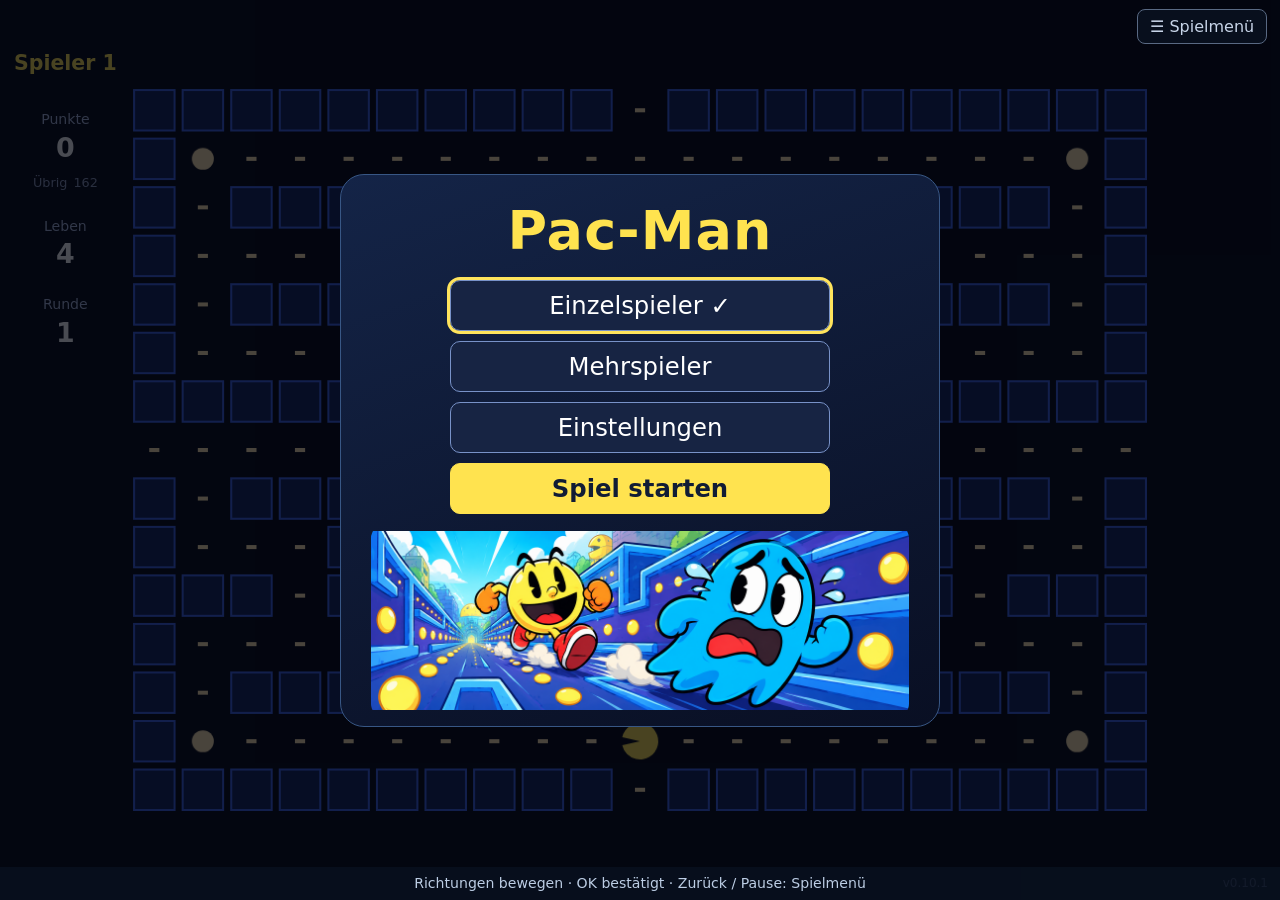
<file: arcaden_games/www/pacman/index.html>
<!doctype html><html lang="de"><head><meta charset="utf-8"><meta name="viewport" content="width=device-width,initial-scale=1"><script src="../shared/input.js" data-game="pacman"></script><script src="../shared/navigation.js"></script><script defer src="../shared/bridge.js"></script><meta charset="utf-8"><meta name="viewport" content="width=device-width,initial-scale=1"><title>Pac-Man · TV-Spiel</title><style>
*{box-sizing:border-box}html,body{margin:0;width:100%;height:100%;overflow:hidden;background:#050711;color:#fff;font-family:system-ui,sans-serif}body{--board:min(138.04vh,calc(100vw - 260px));display:grid;grid-template-columns:minmax(0,1fr) var(--board) minmax(0,1fr);gap:12px;padding:.7vh 1vw;align-items:start}main{grid-column:2;grid-row:1;height:98.6vh;min-width:0;display:flex;align-items:center;justify-content:center}canvas{display:block;width:100%;max-height:100%;aspect-ratio:21/15;object-fit:contain}.player-panel{padding-top:5vh;min-width:0;font-variant-numeric:tabular-nums}.player-1{grid-column:1;grid-row:1;text-align:center;--player:#ffe34f}.player-2{grid-column:3;grid-row:1;text-align:center;--player:#50e8eb}.player-panel h1{color:var(--player);font-size:clamp(16px,1.6vw,34px);white-space:nowrap;margin:0 0 4vh}.player-panel dl{margin:0}.player-panel dl div{margin:0 0 3vh}.player-panel dt{color:#aab9de;font-size:clamp(13px,1.1vw,24px);margin-bottom:.5vh}.player-panel dd{margin:0;font-size:clamp(22px,2.1vw,46px);font-weight:700}.player-panel .remaining{margin-top:-2vh}.remaining dt,.remaining dd{display:inline;font-size:clamp(12px,1vw,21px);font-weight:400;color:#8d9abd}.remaining dd{margin-left:6px}[hidden]{display:none!important}
button{background:#172443;color:#fff;border:1px solid #7892c8;border-radius:10px;padding:9px 14px;font:inherit;cursor:pointer}button.selected,button:focus-visible{outline:3px solid #ffe45c}#overlay{position:fixed;inset:0;display:flex;align-items:center;justify-content:center;padding:20px;background:#030610b8}.card{max-width:820px;width:100%;text-align:center;border:1px solid #435d9b;border-radius:24px;background:#0c1429;padding:clamp(16px,2.5vh,30px);max-height:96vh;overflow:auto}.eyebrow{color:#ffe45c;letter-spacing:.15em;font-size:14px}h2{font-size:clamp(26px,4vh,44px);margin:10px 0}#message{font-size:clamp(17px,2.5vh,25px);line-height:1.5;margin:12px 0}#hint{color:#9bb7ed;font-size:clamp(14px,2vh,22px);line-height:1.5;margin:12px 0}#actions{display:flex;gap:8px;justify-content:center;flex-wrap:wrap}#actions button{font-size:clamp(14px,2vh,21px)}
@media(max-aspect-ratio:1/1){body{grid-template-columns:1fr 1fr;grid-template-rows:auto minmax(0,1fr);gap:10px;padding:12px}main{grid-column:1/3;grid-row:2;height:100%}.player-1{grid-column:1}.player-2{grid-column:2}.player-panel{padding-top:0}.player-panel h1{margin-bottom:8px}.player-panel dl div{margin-bottom:8px}.player-panel .remaining{margin-top:0}.player-panel dt,.player-panel dd{display:inline;font-size:16px}.player-panel dd{margin-left:8px}}
#menu-art{display:none;object-fit:contain;border-radius:12px}.home-menu .card{max-width:600px;padding:20px 30px 10px;background:linear-gradient(160deg,#142447,#090f23);border-color:#385785}.home-menu #title{color:#ffe34f;font-size:clamp(34px,6vh,60px);margin:4px 0 18px;letter-spacing:.02em}.home-menu #message,.home-menu #hint{display:none}.home-menu #actions{display:flex;flex-direction:column;gap:10px;max-width:380px;margin:auto}.home-menu #actions button{font-size:clamp(18px,2.7vh,26px);padding:10px 20px;min-height:44px}.home-menu #actions button:last-child{background:#ffe34f;color:#111c35;font-weight:750;border-color:#ffe34f}.home-menu #menu-art{display:block;width:100%;height:clamp(95px,23vh,190px);margin-top:12px}.settings-menu #actions{display:grid;grid-template-columns:1fr 1fr;text-align:left}.settings-menu #actions button{text-align:left}.settings-menu #actions button:last-child{text-align:center}@media(max-height:540px){.home-menu .card{padding:10px 24px}.home-menu #title{margin-bottom:10px}.home-menu #actions{gap:6px}.home-menu #actions button{padding:6px 14px;min-height:34px}.home-menu #menu-art{height:90px;margin-top:4px}}@media(max-width:550px){.settings-menu #actions{grid-template-columns:1fr}}#game-version{position:fixed;right:12px;bottom:8px;z-index:20;color:#9aa8c7;font-size:12px;line-height:1.4;pointer-events:none;opacity:.8}</style><link rel="stylesheet" href="../shared/game.css"></head><body><aside id="panel1" class="player-panel player-1"><h1>Spieler 1</h1><dl><div><dt>Punkte</dt><dd id="p1score">0</dd></div><div class="remaining"><dt>Übrig</dt><dd id="p1remaining">0</dd></div><div><dt>Leben</dt><dd id="p1lives">4</dd></div><div><dt>Runde</dt><dd id="p1round">1</dd></div></dl></aside><main><canvas id="game" width="1008" height="720" aria-label="Pac-Man-Labyrinth"></canvas></main><aside id="panel2" class="player-panel player-2" hidden><h1>Spieler 2</h1><dl><div><dt>Punkte</dt><dd id="p2score">0</dd></div><div class="remaining"><dt>Übrig</dt><dd id="p2remaining">0</dd></div><div><dt>Leben</dt><dd id="p2lives">4</dd></div><div><dt>Runde</dt><dd id="p2round">1</dd></div></dl></aside><span id="status" hidden></span><div id="overlay"><section class="card"><h2 id="title"></h2><p id="message"></p><p id="hint"></p><div id="actions"></div><img id="menu-art" src="pacman-comic-menu-v1.png" alt="Ein blauer Geist flieht durch ein buntes Comic-Labyrinth, während Pac-Man hinter ihm herrennt."></section></div><script>
(function(){
 const current='0.10.1';
 let started=false;
 function startGame(){if(started)return;started=true;const s=document.createElement('script');s.src='game.js?v='+encodeURIComponent(current);document.body.appendChild(s);}
 // Check once before starting. Network failure must never prevent local play.
 const fallback=setTimeout(startGame,2500);
 const manifest=new URL('version.json',location.href);manifest.searchParams.set('_check',Date.now());
 fetch(manifest.href,{cache:'no-store'}).then(r=>{if(!r.ok)throw Error('version');return r.json();}).then(data=>{
  if(started)return;
  const version=data.version;
  const target=new URL(location.href);
  if(typeof version==='string'&&/^\d+\.\d+\.\d+$/.test(version)&&version!==current&&target.searchParams.get('_tv_refresh')!==version){
   started=true;clearTimeout(fallback);target.searchParams.set('_tv_refresh',version);location.replace(target.href);return;
  }
  clearTimeout(fallback);startGame();
 }).catch(()=>{clearTimeout(fallback);startGame();});
})();
</script><span id="game-version" aria-label="Spielversion 0.10.1">v0.10.1</span></body></html>
</file>
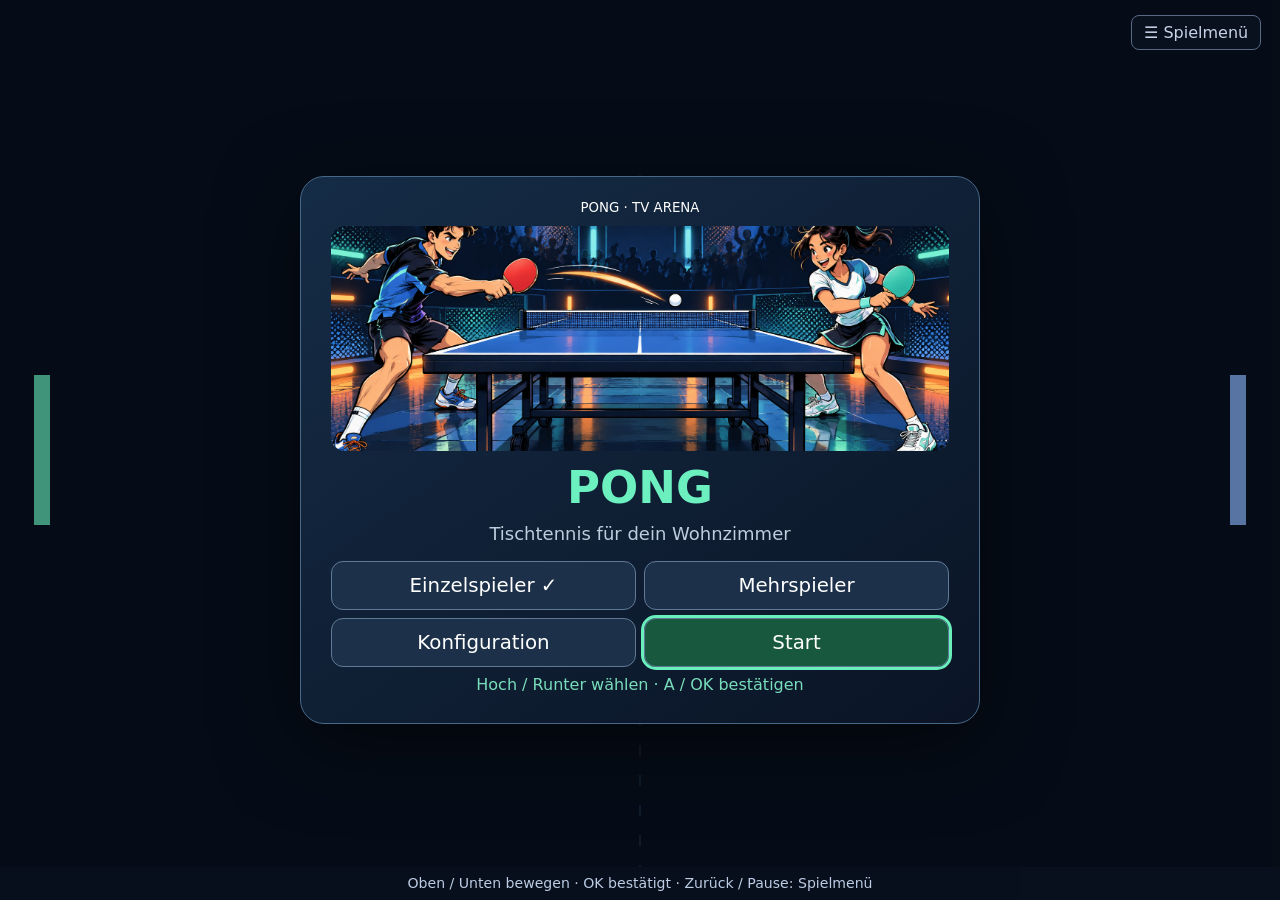
<file: arcaden_games/www/pong/index.html>
<!doctype html><html lang="de"><head><meta charset="utf-8"><meta name="viewport" content="width=device-width,initial-scale=1"><script src="../shared/input.js" data-game="pong"></script><script src="../shared/navigation.js"></script><script defer src="../shared/bridge.js"></script><meta charset="utf-8"><meta name="viewport" content="width=device-width,initial-scale=1"><title>Pong · TV Arena</title><style>
*{box-sizing:border-box}html,body{margin:0;width:100%;height:100%;overflow:hidden;background:#070d18;color:#fff;font-family:system-ui,sans-serif}canvas{width:100vw;height:100vh;display:block}#score{position:fixed;top:3vh;left:50%;transform:translateX(-50%);display:flex;gap:6vw;align-items:center;text-align:center;pointer-events:none}#score b{font-size:clamp(42px,7vh,100px)}#score small{display:block;font-size:14px;color:#94a8bc}#score span:first-child{color:#68efbc}#score span:last-child{color:#8fbaff}#overlay{position:fixed;inset:0;display:flex;align-items:center;justify-content:center;background:#070d1866;padding:4vw}#overlay.right{justify-content:flex-end}#overlay.left{justify-content:flex-start}.card{width:min(590px,90vw);padding:32px;border:1px solid #35506b;border-radius:24px;background:#0d1b2bed;box-shadow:0 20px 80px #0008;text-align:center}h1{font-size:clamp(25px,3vw,44px);margin:12px 0}p{font-size:clamp(17px,1.6vw,25px);line-height:1.5;color:#bdcddd}#hint{font-size:16px;color:#78ddbb}button{font:inherit;font-size:20px;border:1px solid #607a96;background:#1c3149;color:white;border-radius:12px;padding:12px 24px;margin:6px}button.selected,button:focus-visible{background:#18583e;outline:3px solid #68efbc}#full{position:fixed;bottom:16px;right:16px;font-size:14px;opacity:.65}#footer{position:fixed;bottom:20px;left:24px;color:#94a8bc;font-size:14px}#overlay[hidden]{display:none}
#score[hidden]{display:none}#menu-art{display:none}.home-menu .card{width:min(680px,90vw);padding:20px 30px;background:linear-gradient(145deg,#152c46,#0a1425);border-color:#476888}.home-menu #menu-art{display:block;width:100%;height:clamp(100px,25vh,280px);object-fit:cover;border-radius:14px;margin:10px 0}.home-menu h1{font-size:clamp(30px,5vh,58px);color:#6cf0c0;margin:4px 0}.home-menu p{margin:6px 0;font-size:clamp(15px,2vh,21px)}.home-menu #actions{display:grid;grid-template-columns:1fr 1fr;gap:8px;margin-top:14px}.home-menu button{margin:0;padding:12px;font-size:clamp(17px,2.2vh,24px)}</style><link rel="stylesheet" href="../shared/game.css"></head><body><canvas id="game"></canvas><div id="score"><span><b id="ls">0</b><small id="ln">LINKS</small></span><small>BIS 15</small><span><b id="rs">0</b><small>RECHTS</small></span></div><div id="overlay"><section class="card"><small>PONG · TV ARENA</small><img id="menu-art" src="pong-comic.png" alt="Comic-Tischtennisduell"><h1 id="title"></h1><p id="message"></p><div id="actions"></div><p id="hint"></p></section></div><div id="footer" hidden></div><script src="arena-0.3.0.js"></script></body></html>
</file>
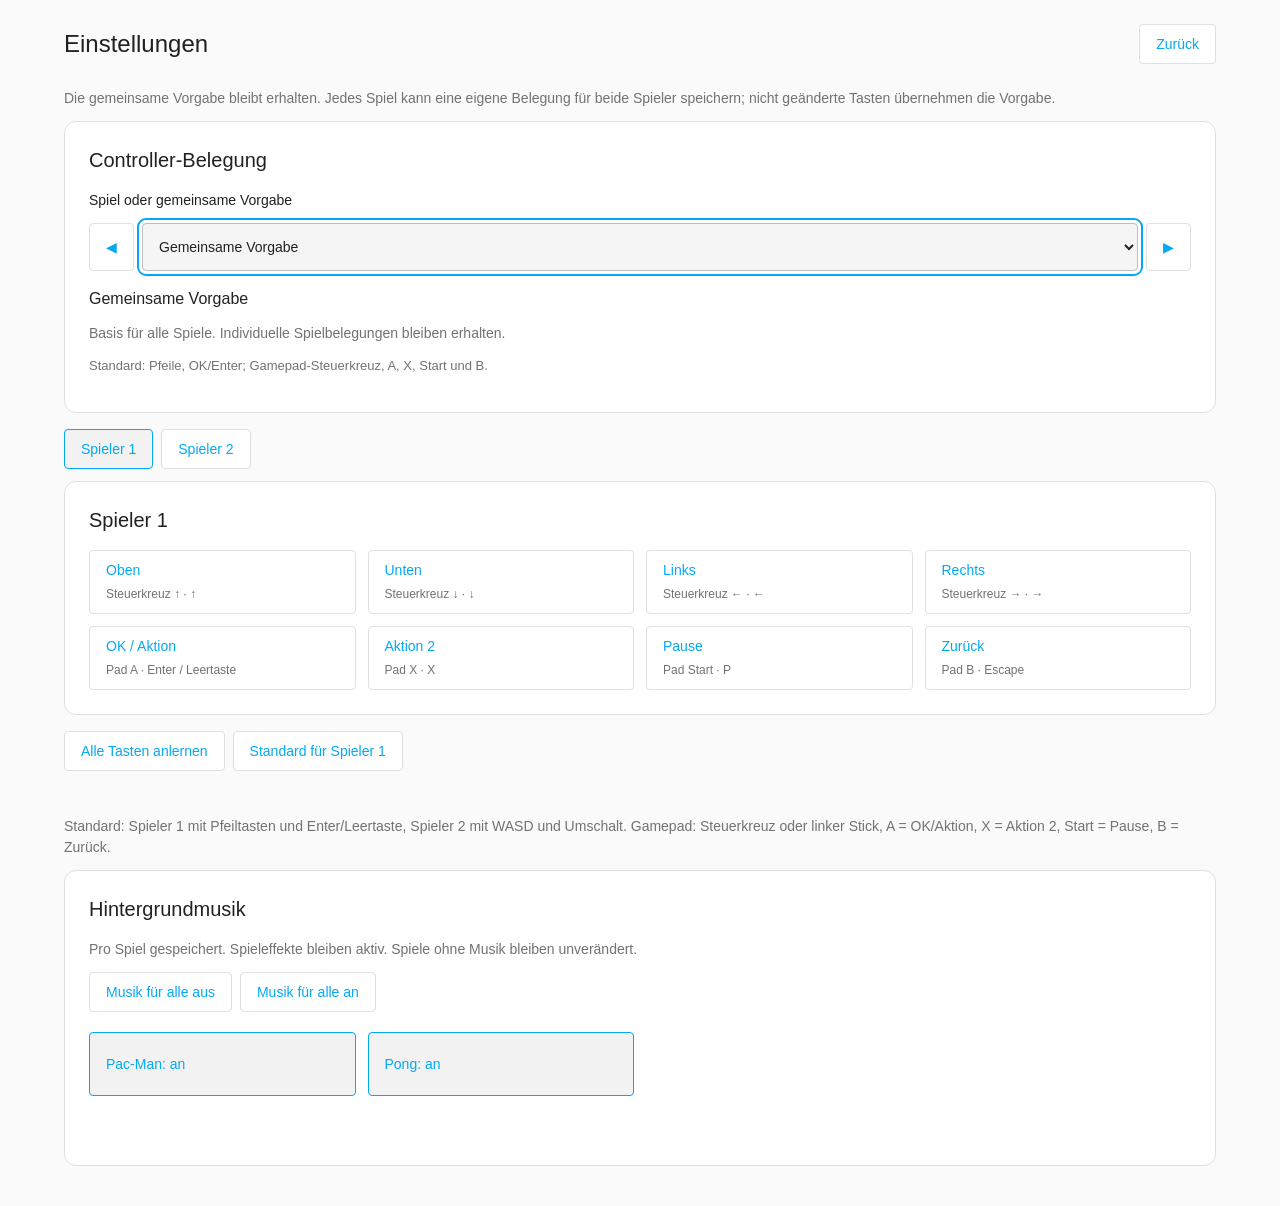
<file: arcaden_games/www/settings.html>
<!doctype html><html lang="de"><head><meta charset="utf-8"><meta name="viewport" content="width=device-width,initial-scale=1"><link rel="stylesheet" href="shared/ha-settings.css"><script src="shared/input.js"></script><script src="shared/navigation.js"></script><title>Einstellungen · Arcaden Games</title><script src="shared/ha-theme.js" defer></script></head><body><main class="shell"><header><div><div class="eyebrow">DEINE STEUERUNG. PRO SPIEL ANPASSBAR.</div><h1>Einstellungen</h1></div><a class="button" id="return" href="./">Zurück</a></header><p>Die gemeinsame Vorgabe bleibt erhalten. Jedes Spiel kann eine eigene Belegung für beide Spieler speichern; nicht geänderte Tasten übernehmen die Vorgabe.</p><section class="panel"><h2>Controller-Belegung</h2><label for="profile-select">Spiel oder gemeinsame Vorgabe</label><div class="row"><button id="profile-prev" aria-label="Vorheriges Spiel">◀</button><select id="profile-select"></select><button id="profile-next" aria-label="Nächstes Spiel">▶</button></div><h3 id="profile-title"></h3><p id="profile-hint"></p><p id="profile-origin"></p></section><div class="row"><button id="p1">Spieler 1</button><button id="p2">Spieler 2</button></div><section class="panel"><h2 id="player"></h2><div class="controls" id="controls"></div></section><div class="row"><button id="learn">Alle Tasten anlernen</button><button id="reset">Auf Vorgabe zurücksetzen</button></div><p class="status" id="status" role="status"></p><p>Standard: Spieler 1 mit Pfeiltasten und Enter/Leertaste, Spieler 2 mit WASD und Umschalt. Gamepad: Steuerkreuz oder linker Stick, A = OK/Aktion, X = Aktion 2, Start = Pause, B = Zurück.</p><section class="panel" aria-label="Hintergrundmusik"><h2>Hintergrundmusik</h2><p>Pro Spiel gespeichert. Spieleffekte bleiben aktiv. Spiele ohne Musik bleiben unverändert.</p><div class="row"><button id="music-off">Musik für alle aus</button><button id="music-on">Musik für alle an</button></div><div class="controls" id="music-games" style="margin-top:20px"><button data-music-game="pacman" data-title="Pac-Man"></button><button data-music-game="pong" data-title="Pong"></button></div><p class="status" id="music-status" role="status"></p></section><dialog id="capture"><div class="eyebrow" id="step"></div><h2 id="prompt"></h2><p>Drücke die gewünschte Taste oder bewege den Stick. Nach jeder Eingabe kurz loslassen.</p><button id="cancel">Abbrechen</button></dialog></main><script src="shared/settings.js"></script></body></html>
</file>
<file: arcaden_games/www/shared/game.css>
#arcade-menu[hidden]{display:none!important}#arcade-menu{position:fixed;inset:0;z-index:2147483000;background:#060b17ed;display:flex;align-items:center;justify-content:center;font:clamp(18px,2vw,30px)/1.5 system-ui;color:#fff;text-align:center}#arcade-menu section{width:min(90vw,800px);padding:4vh 4vw;border:1px solid #647792;border-radius:24px;background:#152039}#arcade-menu small{letter-spacing:.2em;color:#7dddc6}#arcade-menu h1{font-size:2em;margin:10px}#arcade-menu p{color:#b7c6dc}#arcade-menu section div{display:grid;gap:14px}#arcade-menu button,#arcade-menu a{font:inherit;color:#fff;background:#253a59;border:1px solid #637695;border-radius:12px;padding:12px;cursor:pointer;text-decoration:none}#arcade-menu :focus-visible,.arcade-selected{outline:4px solid #ffe06b!important;outline-offset:3px}#arcade-menu-button{position:fixed;right:1vw;top:1vh;z-index:200000;font:16px system-ui;color:#c7d4e8;background:#0a1423bb;border:1px solid #596983;border-radius:8px;padding:7px 12px;cursor:pointer}#arcade-game-help{position:fixed;bottom:0;left:0;right:0;z-index:100000;pointer-events:none;background:#08101ee8;color:#bccde4;text-align:center;font:clamp(12px,1.1vw,19px)/1.6 system-ui;padding:5px}body.arcade-adapted{margin:0;min-height:100vh;background:#090f1d;color:#e1eaff;font-family:system-ui,sans-serif}body.arcade-adapted button{font:20px system-ui;padding:10px 20px;border-radius:8px;cursor:pointer}body.arcade-adapted canvas{object-fit:contain}body.arcade-breakout .canvasDiv{text-align:center;margin:4vh auto 0}body.arcade-breakout canvas{width:min(86vw,120vh);height:auto;background:#adbbd3!important;border:1px solid #5c7295}body.arcade-breakout #startButtonContainer{text-align:center}body.arcade-tetris{display:flex;flex-direction:column;align-items:center;justify-content:center;gap:12px}body.arcade-tetris canvas{height:78vh;width:39vh;background:#111d30}body.arcade-bombergirl .container{margin:auto;text-align:center}body.arcade-bombergirl #canvas{margin:7vh auto;width:min(90vw,112vh);height:auto}body.arcade-bombergirl .page-header,body.arcade-bombergirl .container>h3,body.arcade-bombergirl .container>h4,body.arcade-bombergirl .container>ul,body.arcade-bombergirl .container>i,body.arcade-bombergirl .container>br,body.arcade-bombergirl .container>hr,body.arcade-bombergirl .footer{display:none}body.arcade-snake{padding:3vh 0 45px}body.arcade-snake .wrap{width:min(90vw,70vh)}body.arcade-snake canvas{max-height:65vh;max-width:100%;width:auto}body.arcade-lunar-lander{overflow:hidden}body.arcade-lunar-lander #UI{padding-right:140px}
body.arcade-snake canvas{width:min(68vh,85vw)!important;height:min(68vh,85vw)!important;max-height:none}body.arcade-snake .hint{display:none}body.arcade-snake h1{font-size:clamp(24px,3vh,44px)}body.arcade-lunar-lander #UI{font:clamp(16px,1.5vw,25px) system-ui;min-height:45px}

body.arcade-bombergirl .container,body.arcade-bombergirl #game{width:100%;max-width:none}body.arcade-bombergirl #canvas{display:block}

body.arcade-asteroids{height:100vh;display:flex;align-items:center;justify-content:center;overflow:hidden}body.arcade-asteroids #game-canvas{width:min(92vw,120vh);height:auto;max-height:90vh;aspect-ratio:4/3;border:1px solid #314966;border-radius:10px}#asteroids-start[hidden]{display:none}#asteroids-start{position:absolute;z-index:20;width:min(78vw,660px);padding:3vh 3vw;border:1px solid #49729c;border-radius:22px;background:#0b162ce8;text-align:center}#asteroids-start small{color:#80d5ff;letter-spacing:.2em}#asteroids-start h1{font:700 clamp(30px,5vw,66px) system-ui;margin:15px 0}#asteroids-start em{display:block;font:italic 500 .6em system-ui;color:#80d5ff}#asteroids-start p{font:clamp(16px,1.5vw,24px) system-ui;color:#c1d0e3}#asteroids-start button{display:block;width:100%;margin:15px 0;background:#263a58;color:#fff;border:1px solid #526c8e}body.arcade-invaders #intro{font-size:clamp(13px,1.6vh,23px)}body.arcade-invaders #arcade-menu-button{font:16px system-ui}body.arcade-invaders #arcade-game-help{font-family:system-ui}
</file>
<file: arcaden_games/www/shared/ha-settings.css>
*{box-sizing:border-box}html{color-scheme:light}body{margin:0;background:var(--primary-background-color,#fafafa);color:var(--primary-text-color,#212121);font:14px/1.5 var(--paper-font-body1_-_font-family,Roboto,Arial,sans-serif)}[hidden]{display:none!important}.shell{max-width:1200px;margin:0 auto;padding:24px}header{display:flex;align-items:center;justify-content:space-between;gap:16px;margin-bottom:24px}h1{font-size:24px;line-height:32px;font-weight:400;margin:0;letter-spacing:normal}h2{font-size:20px;line-height:28px;font-weight:400;margin:0 0 16px}h3{font-size:16px;font-weight:500;margin:16px 0 8px}p{color:var(--secondary-text-color,#727272);margin:12px 0}.eyebrow{display:none}a{color:var(--primary-color,#03a9f4)}button,.button{display:inline-flex;align-items:center;justify-content:center;min-height:40px;padding:8px 16px;border:1px solid var(--divider-color,#e0e0e0);border-radius:4px;background:var(--card-background-color,#fff);color:var(--primary-color,#03a9f4);font:500 14px/20px var(--paper-font-body1_-_font-family,Roboto,Arial,sans-serif);text-decoration:none;cursor:pointer;touch-action:manipulation}button:hover,.button:hover{background:var(--secondary-background-color,#f2f2f2)}button:disabled{opacity:.5;cursor:default}button:focus-visible,a:focus-visible,select:focus-visible,input:focus-visible{outline:2px solid var(--primary-color,#03a9f4);outline-offset:3px}button[aria-pressed=true]{border-color:var(--primary-color,#03a9f4);background:var(--secondary-background-color,#f2f2f2)}#save{background:var(--primary-color,#03a9f4);color:var(--text-primary-color,#fff);border-color:transparent}.panel,.intro,.admin-game{margin:0 0 16px;padding:24px;border:1px solid var(--divider-color,#e0e0e0);border-radius:var(--ha-card-border-radius,12px);background:var(--ha-card-background,var(--card-background-color,#fff));box-shadow:var(--ha-card-box-shadow,none)}.admin-list{display:grid;grid-template-columns:repeat(2,minmax(0,1fr));gap:16px}.admin-game{margin:0;min-width:0}.admin-game h2{font-size:18px}.url{display:block;overflow-wrap:anywhere;margin:12px 0;font-size:14px}label{display:block;margin:12px 0 8px;font-size:14px}input[type=url],select{font:inherit;color:inherit;background:var(--secondary-background-color,#f5f5f5);border:1px solid var(--divider-color,#bdbdbd);border-radius:4px;padding:12px;min-height:48px;max-width:100%}input[type=url]{width:100%}select{flex:1;min-width:0}input[type=checkbox]{width:18px;height:18px;vertical-align:middle;margin:0 10px 0 0;accent-color:var(--primary-color,#03a9f4)}.row{display:flex;flex-wrap:wrap;gap:8px;margin:12px 0}.controls{display:grid;grid-template-columns:repeat(4,minmax(0,1fr));gap:12px}.controls button{display:block;text-align:left;min-height:64px;overflow-wrap:anywhere}.controls small{display:block;font-size:12px;font-weight:400;color:var(--secondary-text-color,#727272);margin-top:4px}.status,#status{min-height:21px;color:var(--secondary-text-color,#727272)}#profile-origin{font-size:13px}dialog{width:min(560px,calc(100vw - 32px));max-height:calc(100vh - 32px);overflow:auto;padding:24px;border:1px solid var(--divider-color,#e0e0e0);border-radius:12px;background:var(--card-background-color,#fff);color:var(--primary-text-color,#212121);box-shadow:0 8px 32px #0003}dialog .eyebrow{display:block;font-size:12px;color:var(--secondary-text-color,#727272);margin-bottom:8px}dialog::backdrop{background:#0006}dialog h2{font-size:20px}dialog p{font-size:14px}@media(max-width:800px){.admin-list{grid-template-columns:1fr}.controls{grid-template-columns:repeat(2,minmax(0,1fr))}}@media(max-width:480px){.shell{padding:16px}header{align-items:flex-start;flex-wrap:wrap}.panel,.intro,.admin-game{padding:16px}h1{font-size:22px}.row{gap:8px}}
</file>
